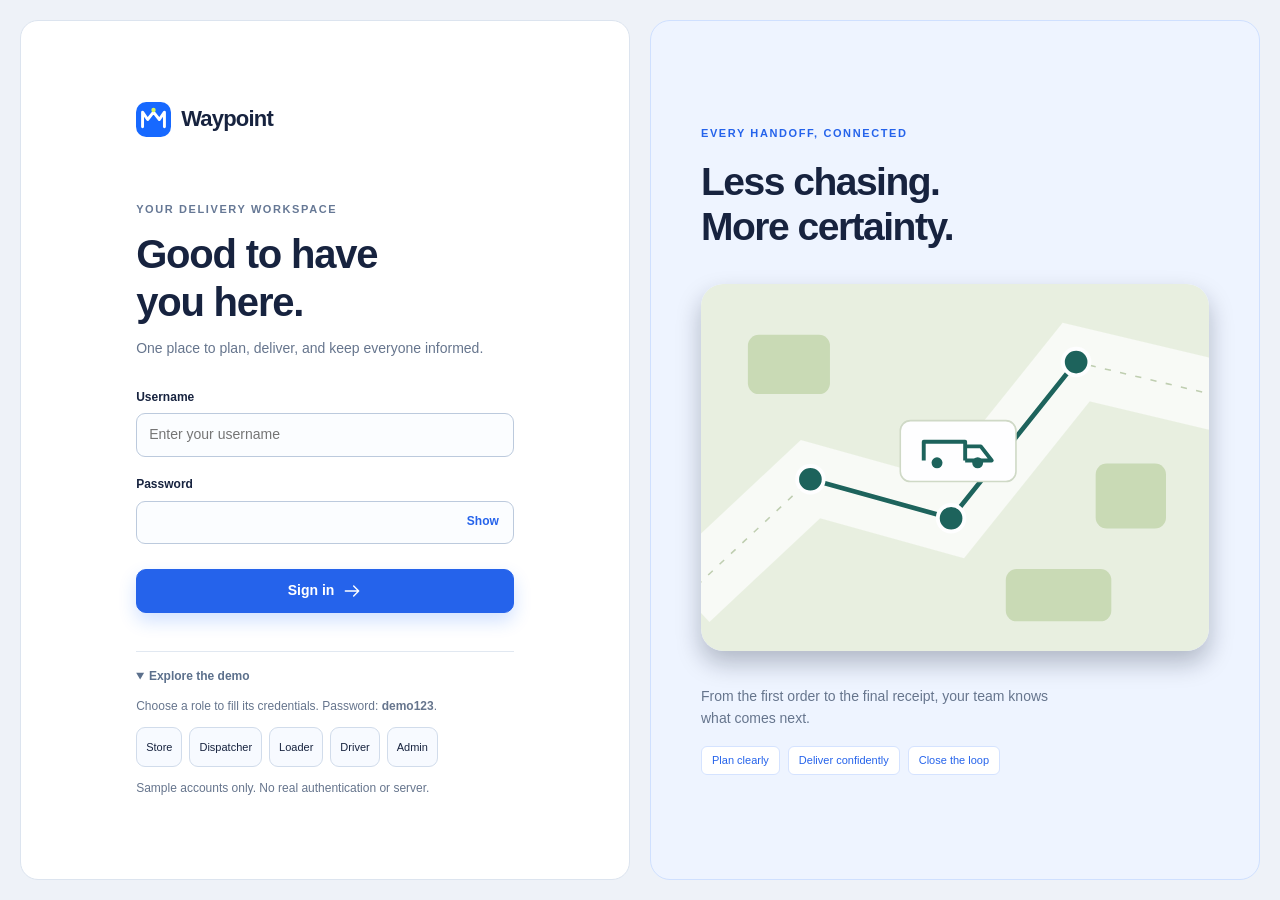
<file: index.html>
<!doctype html>
<html lang="en"><head><meta charset="utf-8"><meta name="viewport" content="width=device-width,initial-scale=1"><meta name="theme-color" content="#2563eb"><title>Waypoint | Delivery operations</title><link rel="icon" href="assets/mark.svg" type="image/svg+xml"><link rel="stylesheet" href="styles.css"><script src="https://mcp.figma.com/mcp/html-to-design/capture.js" async></script></head><body><a class="skip" href="#main">Skip to content</a><div id="app"></div><div id="toast" role="status" aria-live="polite"></div><dialog id="modal" aria-labelledby="modal-title"></dialog><script src="data/seed.js"></script><script src="app.js"></script></body></html>
</file>
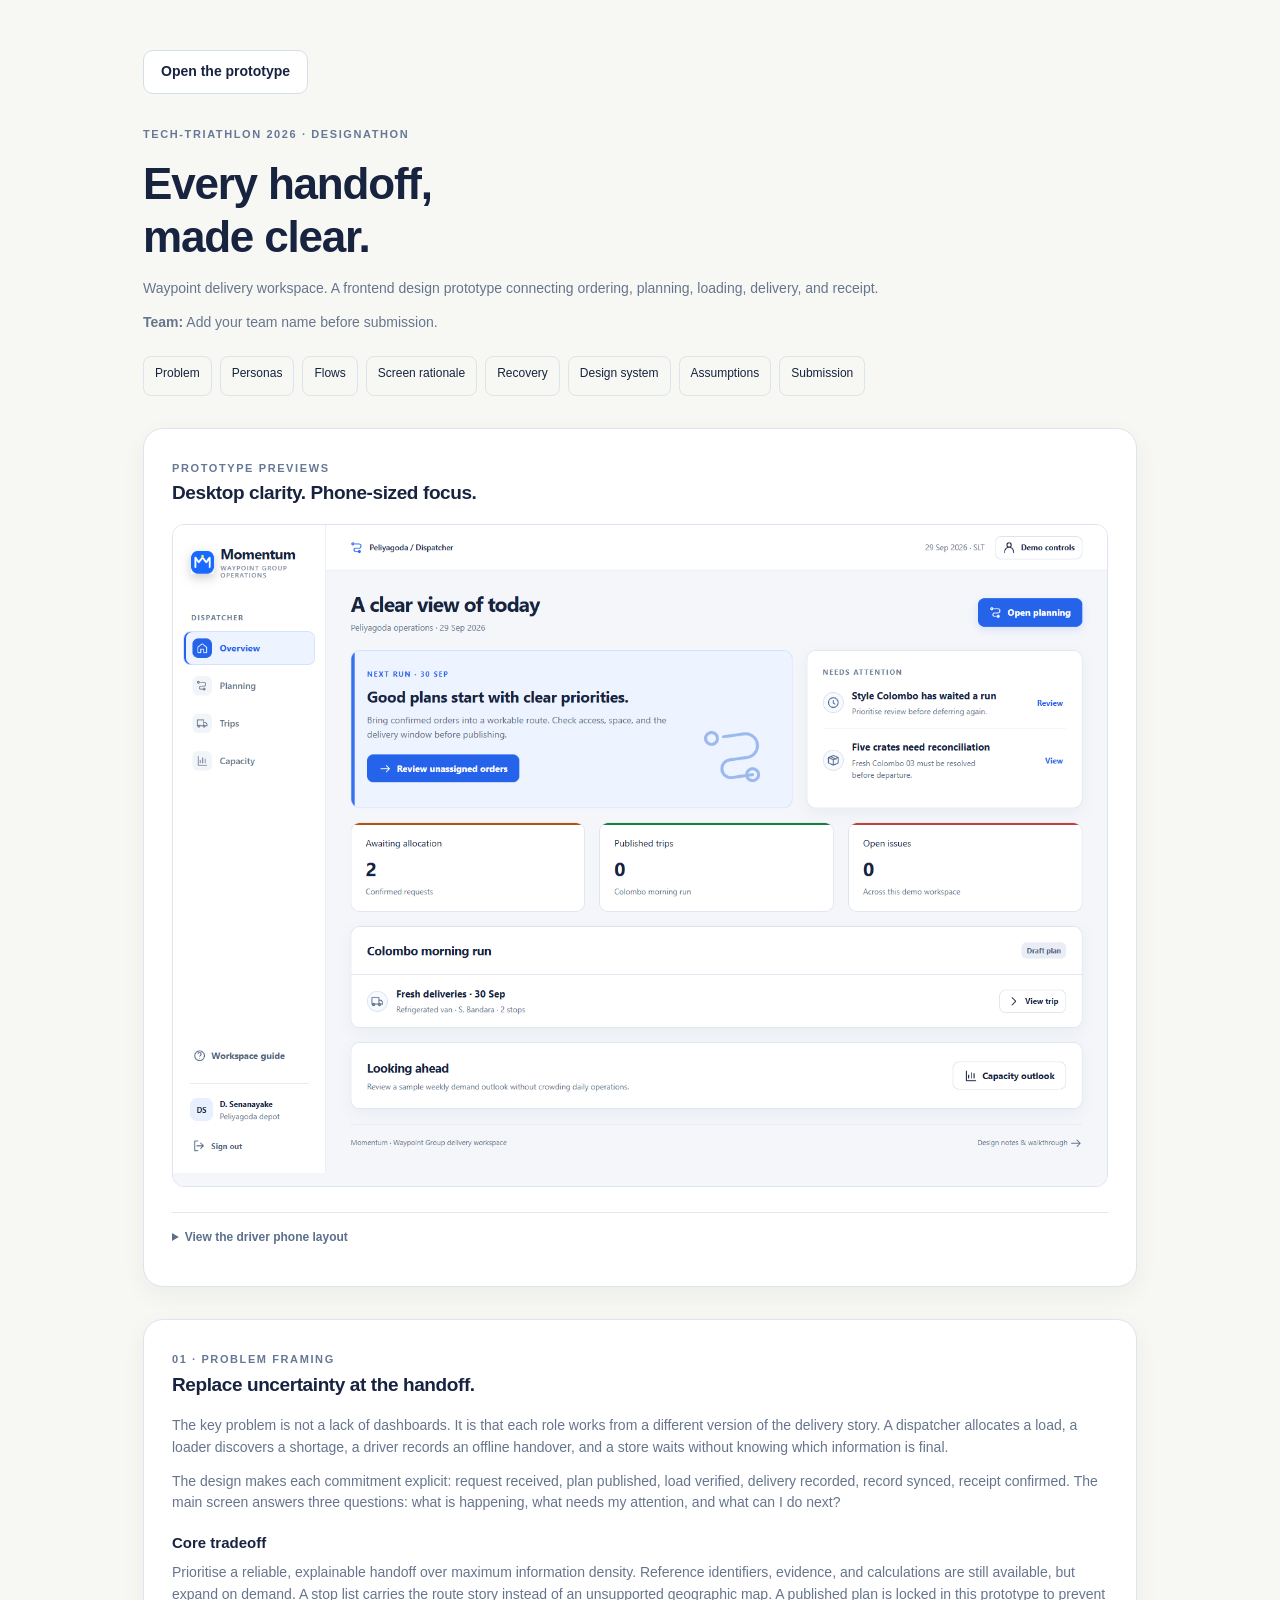
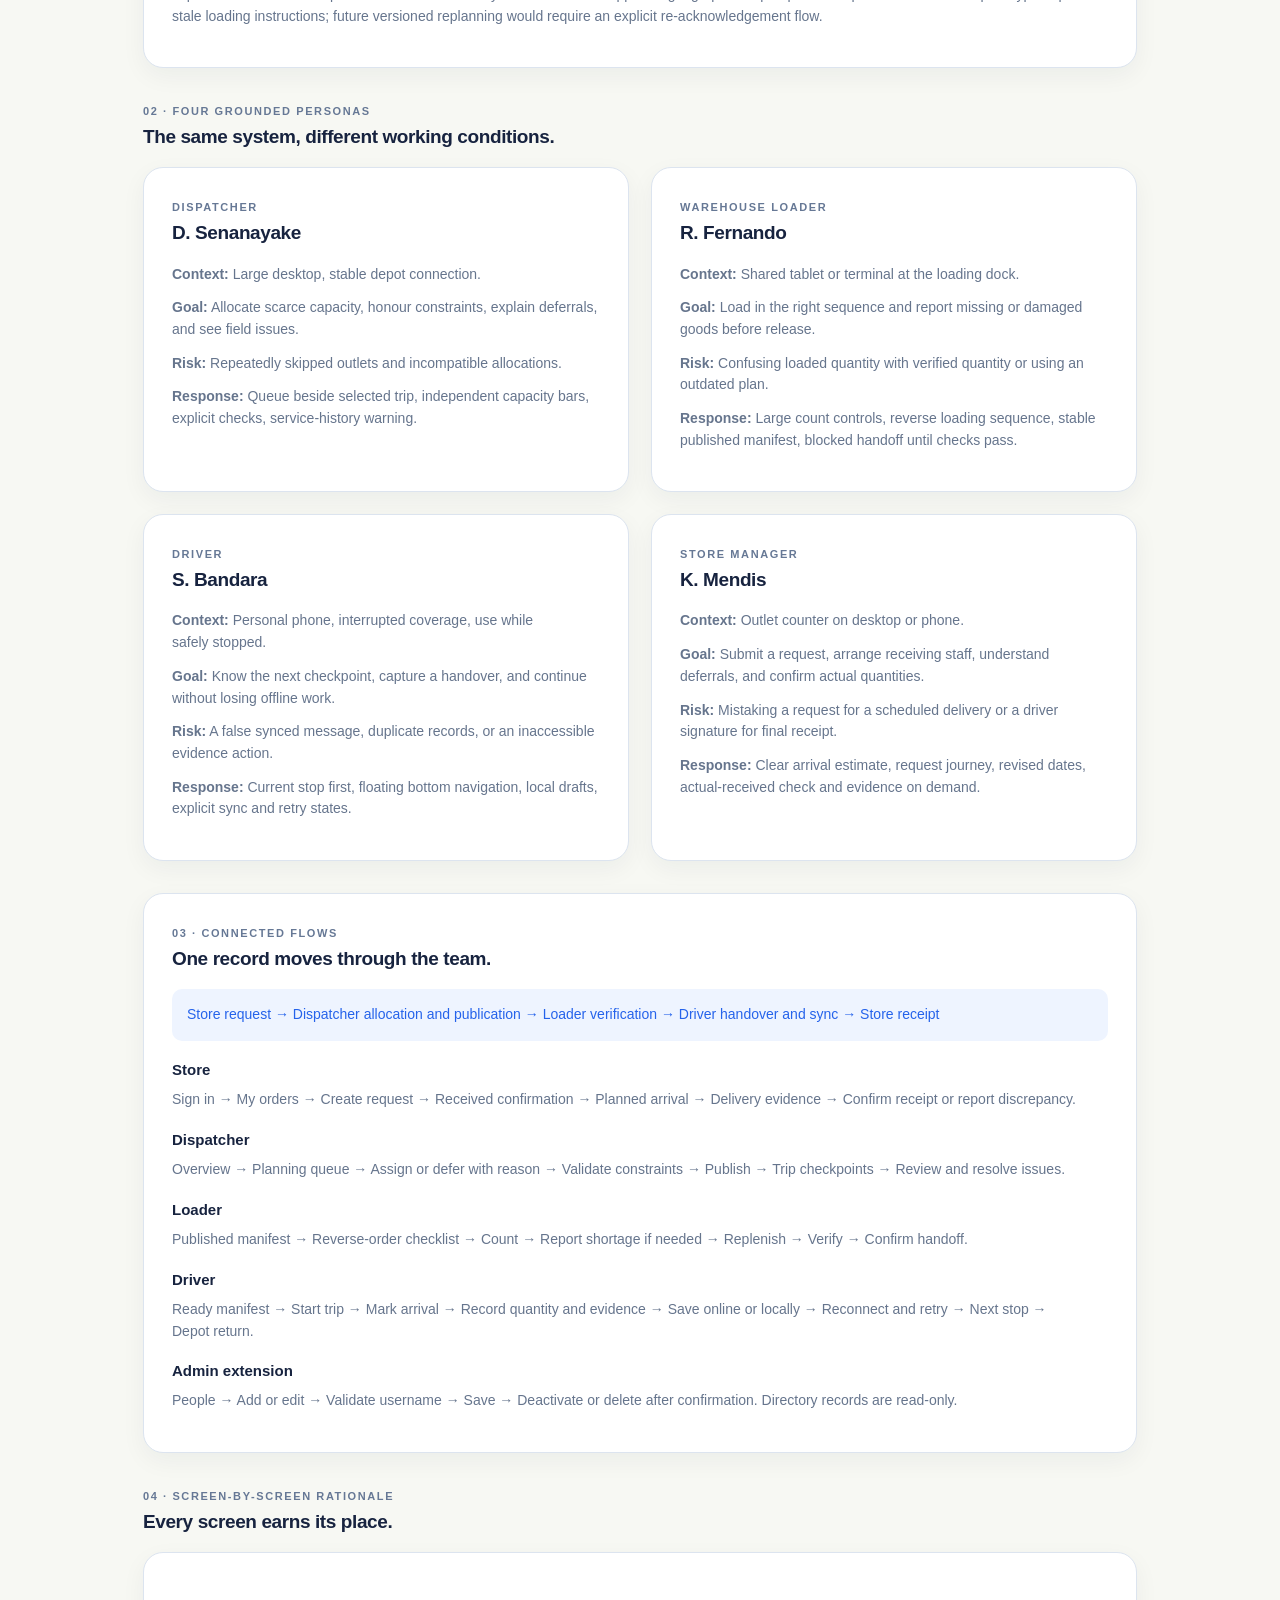
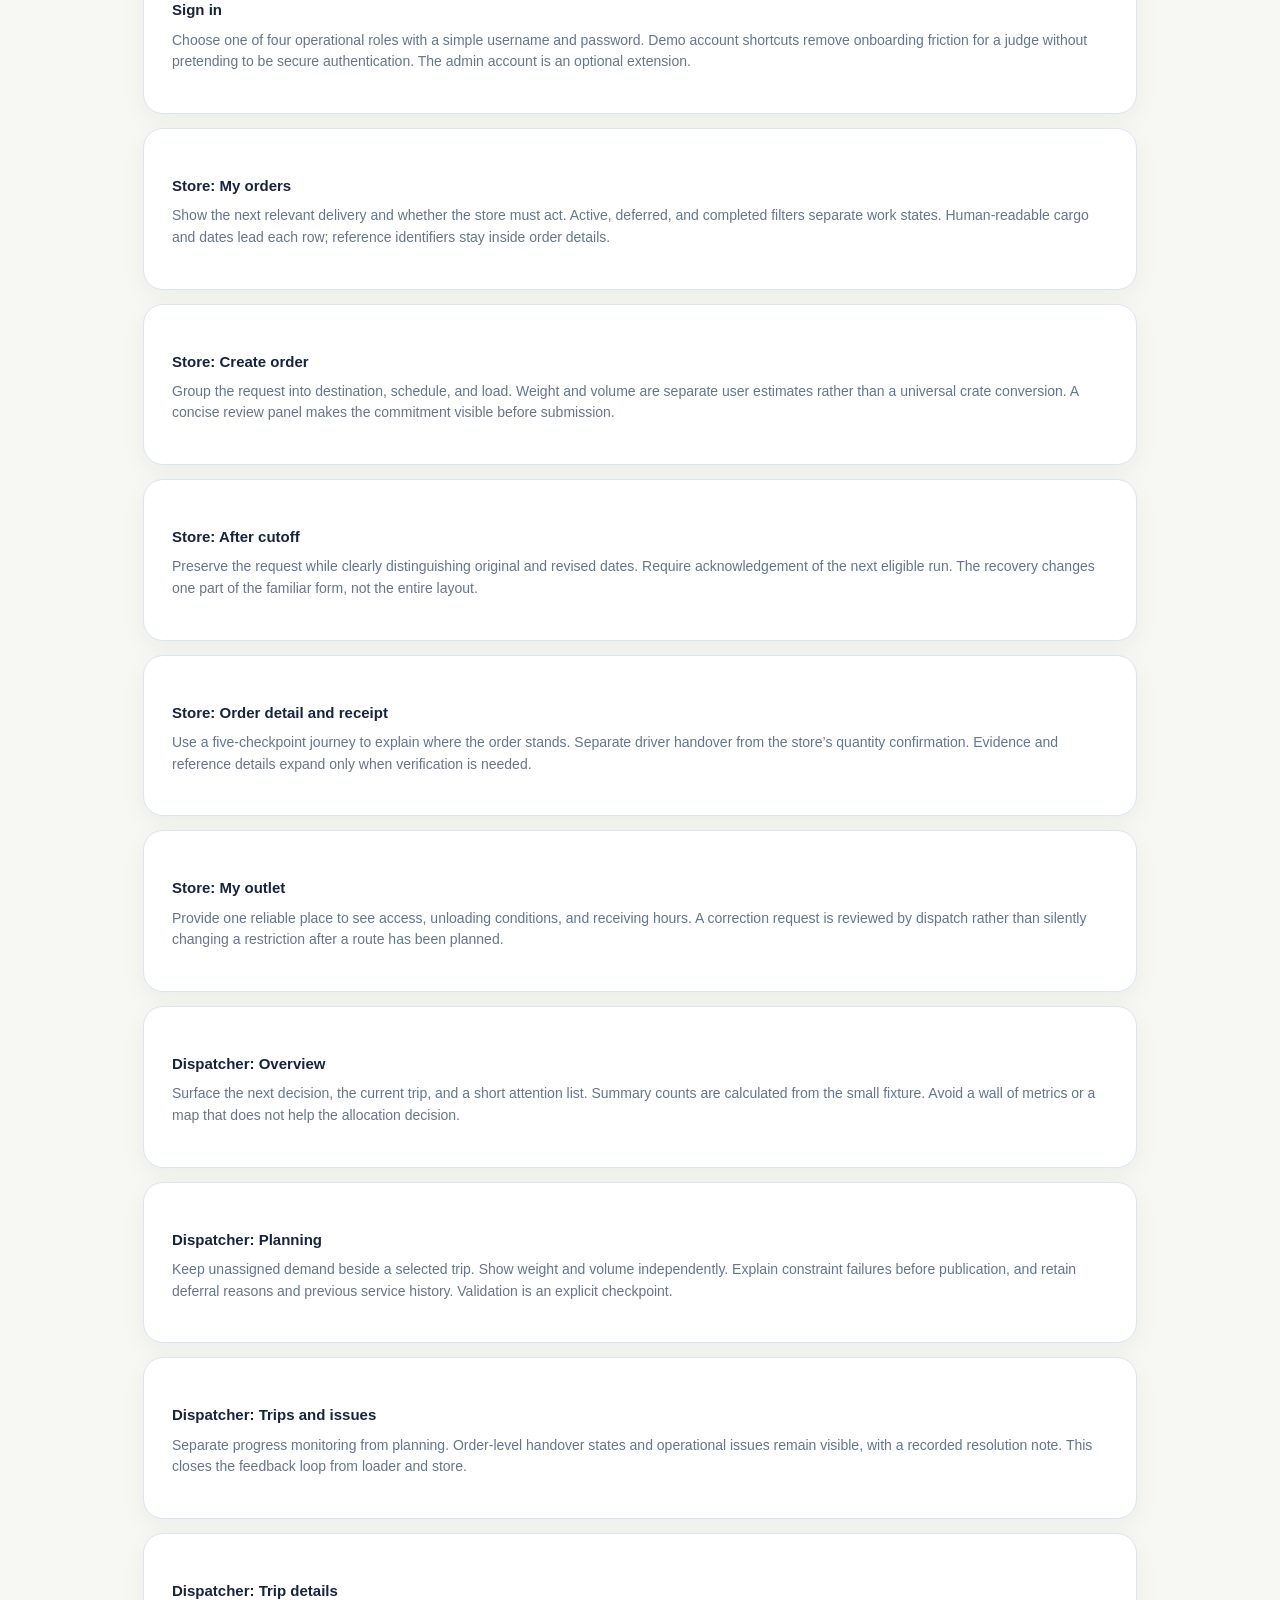
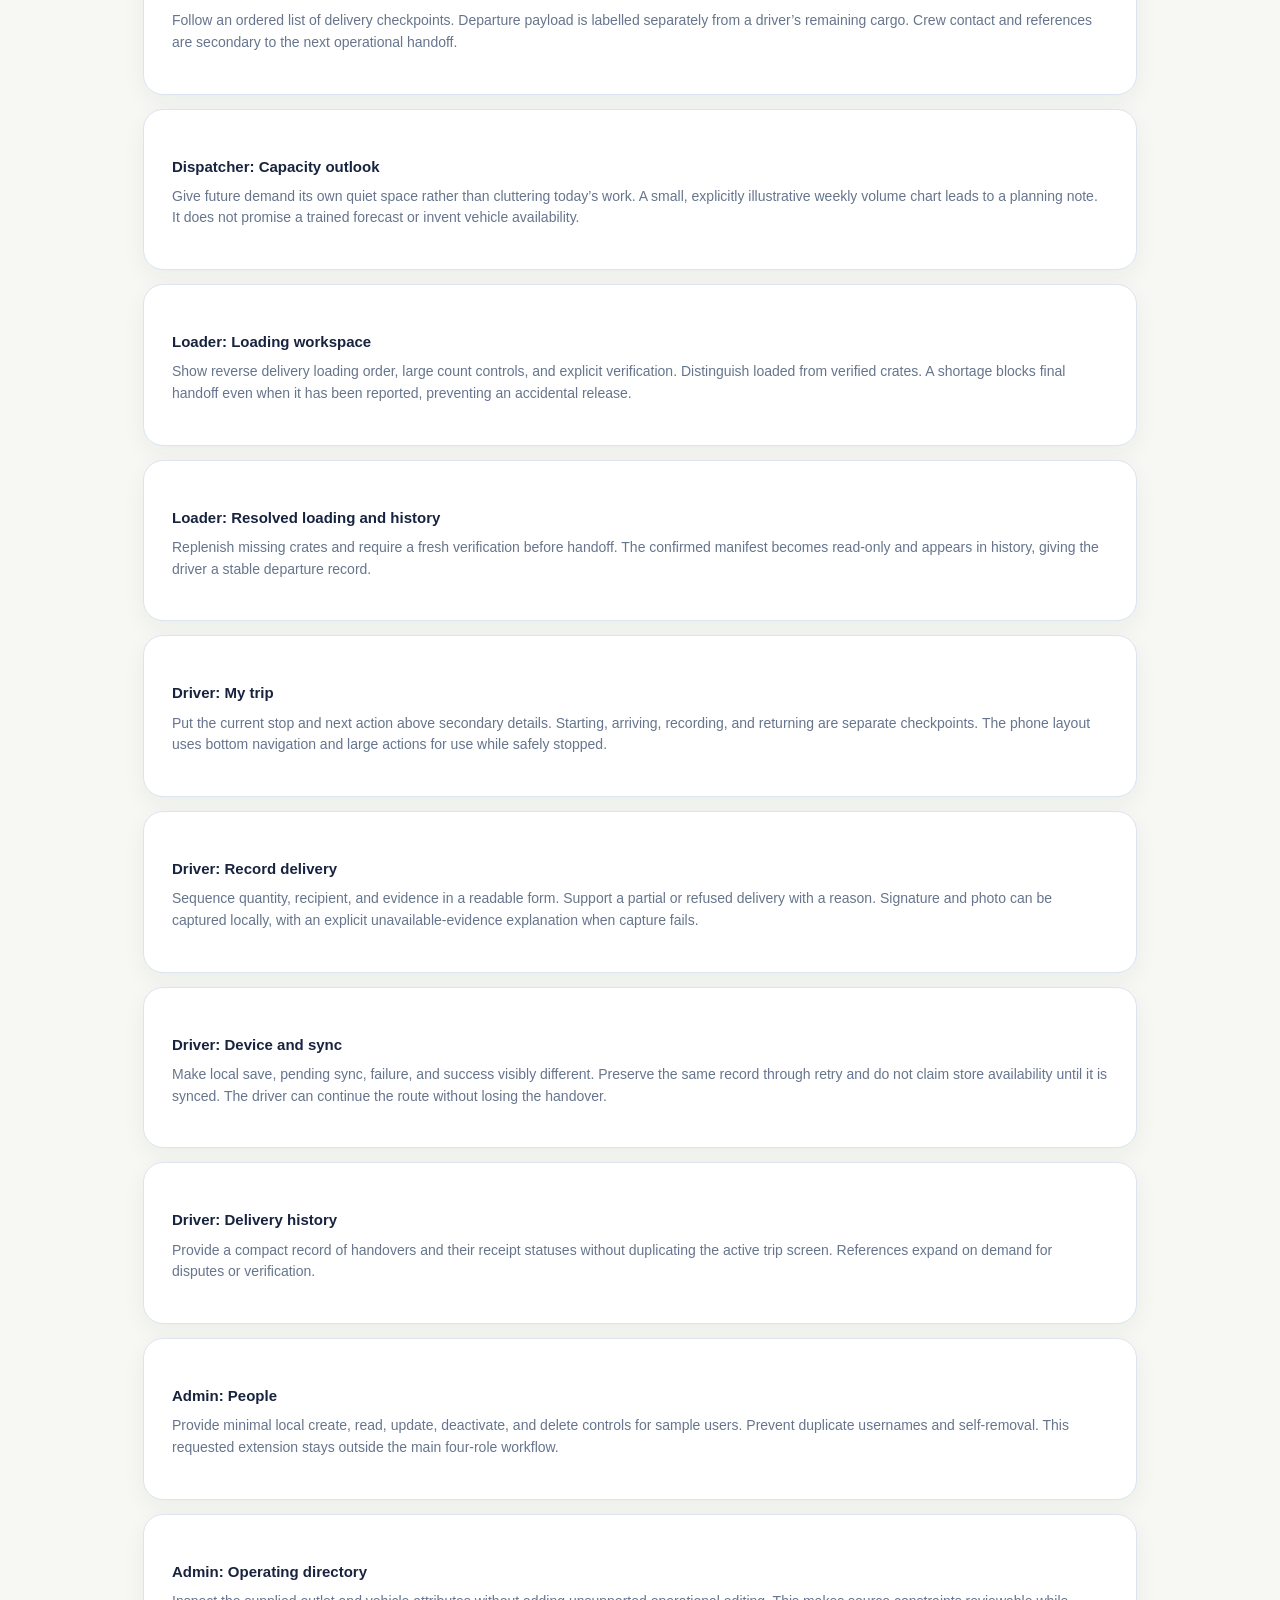
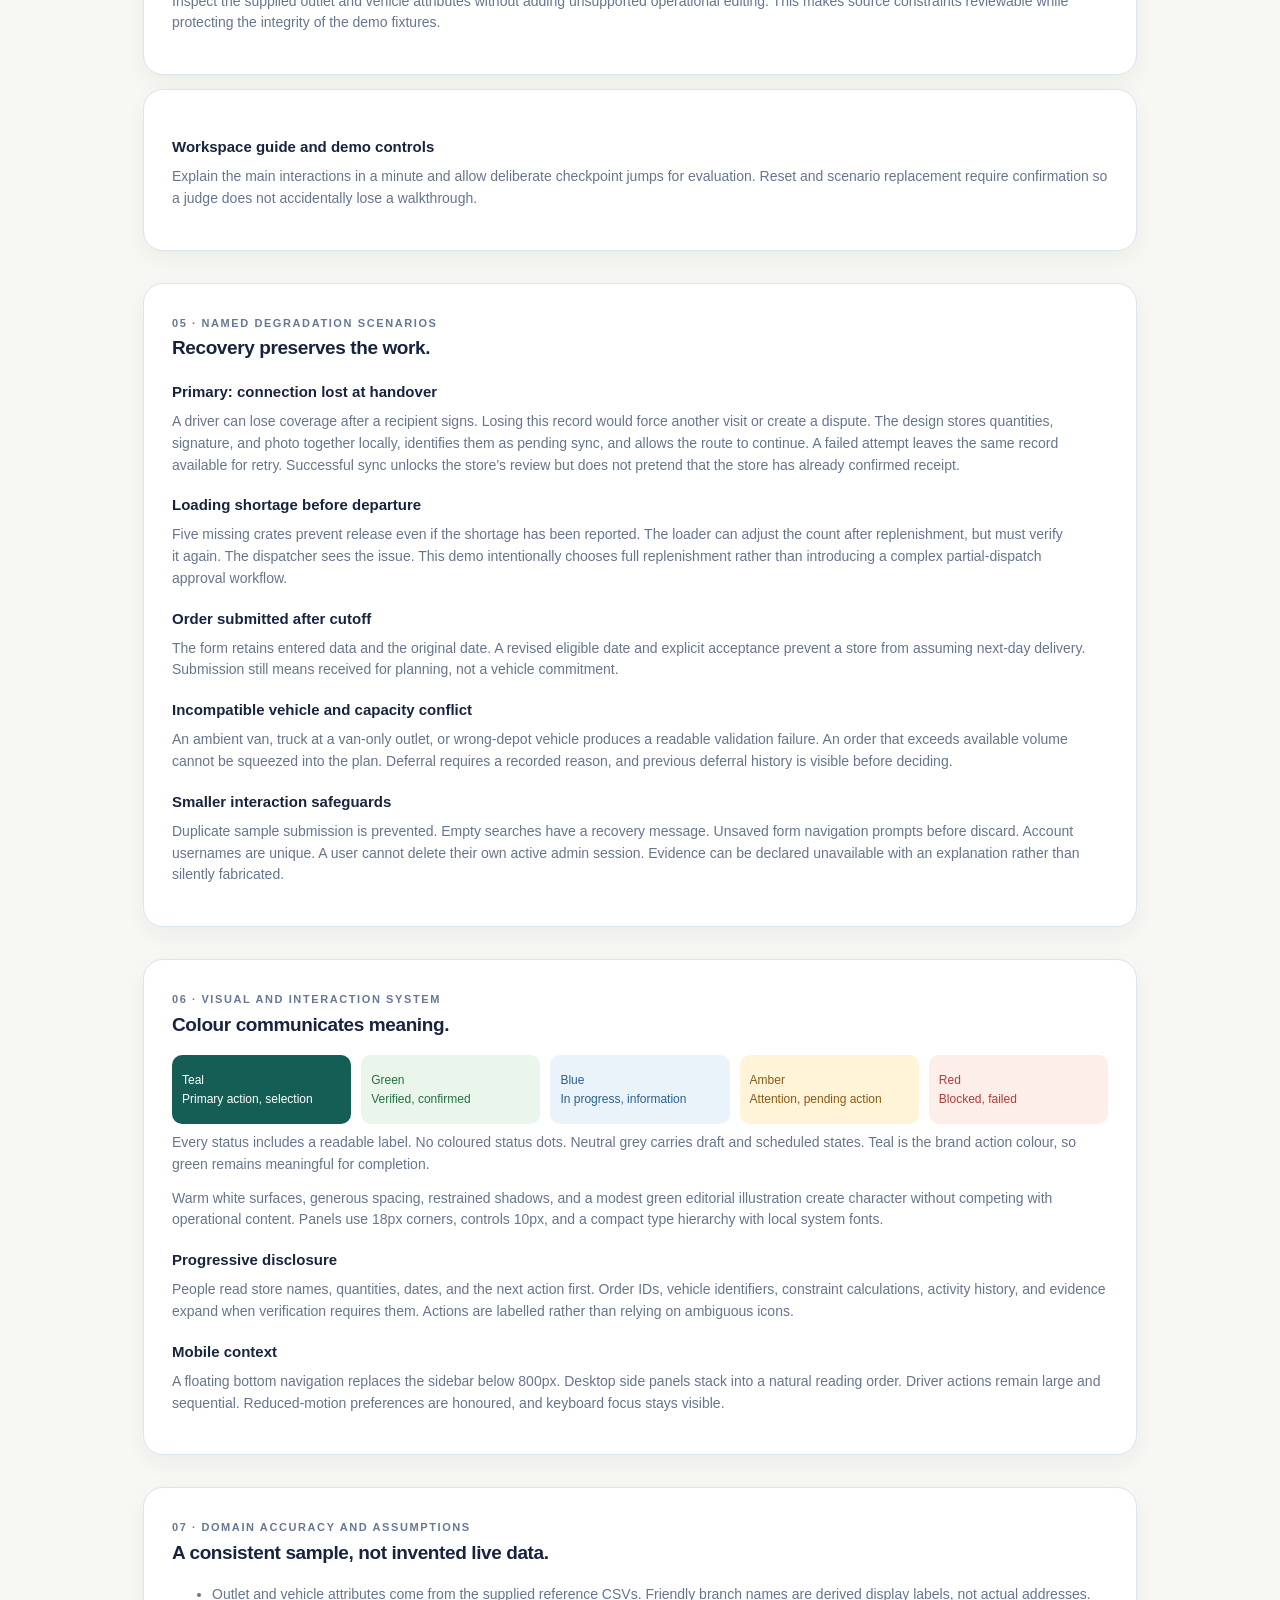
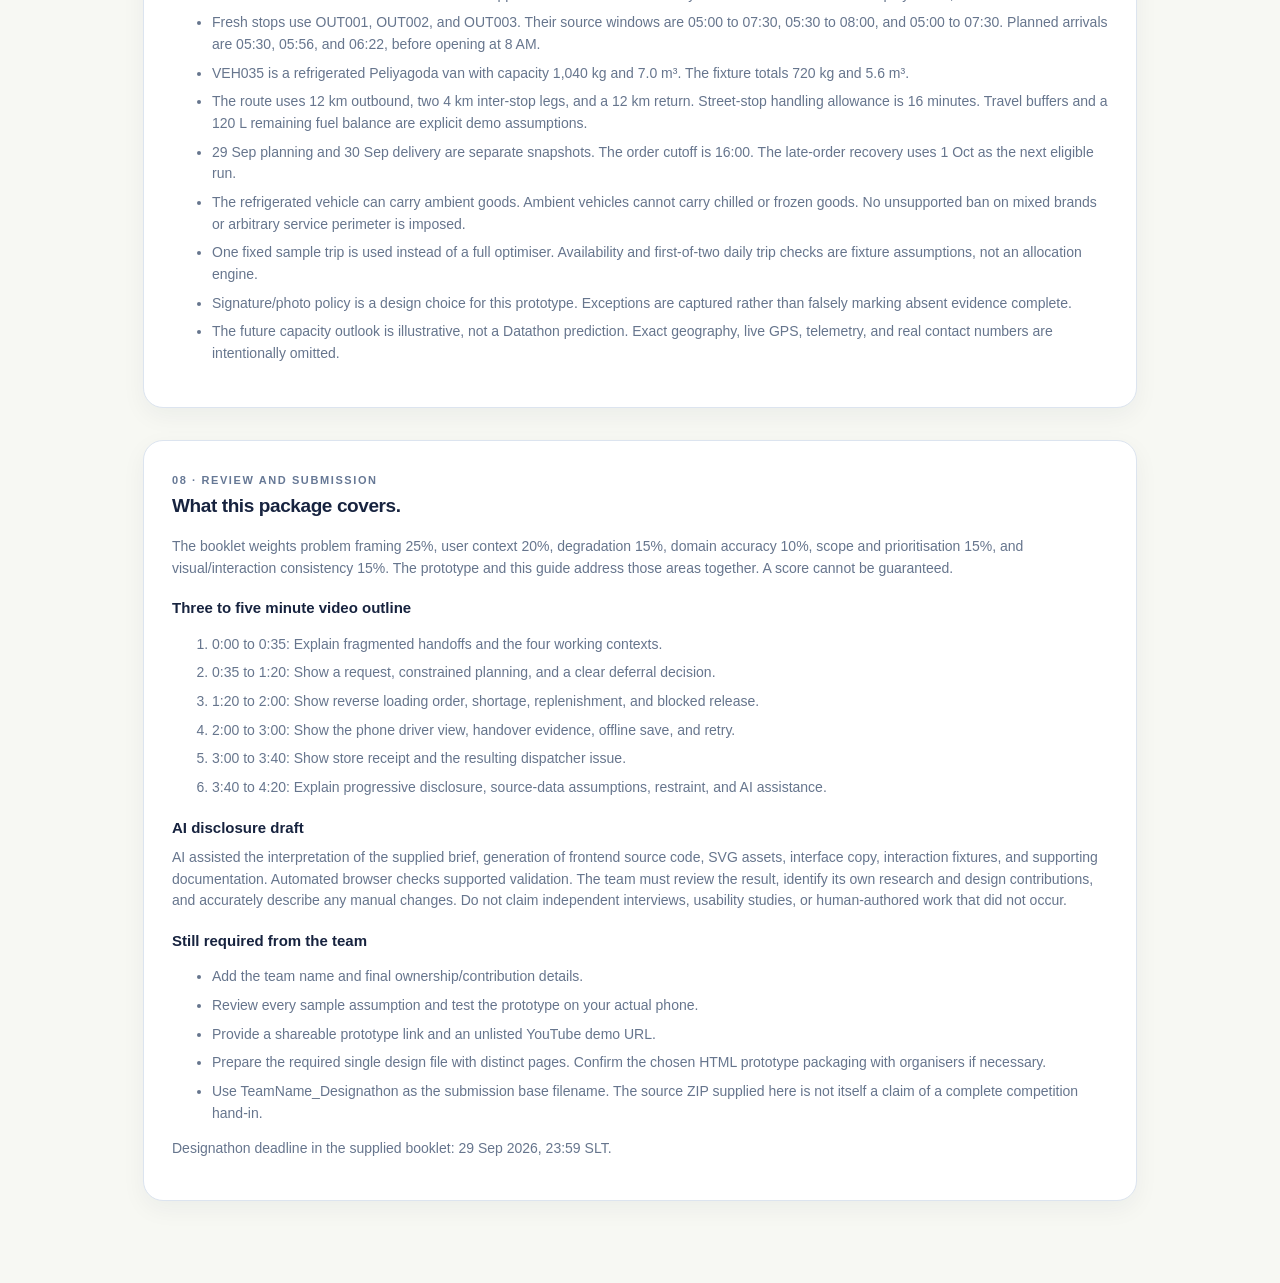
<file: docs/design-guide.html>
<!doctype html><html lang="en"><head><meta charset="utf-8"><meta name="viewport" content="width=device-width,initial-scale=1"><title>Waypoint | Design guide</title><link rel="stylesheet" href="../styles.css"><style>body{background:#f7f8f3}.doc{max-width:1050px;margin:auto;padding:50px 28px}.doc section{margin:32px 0}.doc h1{font-size:44px}.doc h2{margin-bottom:16px}.doc h3{margin:17px 0 6px}.doc p{margin:8px 0 12px}.doc li{margin-bottom:7px;color:var(--muted)}.doc .panel{padding:28px}.doc nav{display:flex;flex-wrap:wrap;gap:8px;margin-top:22px}.doc nav a{padding:7px 11px;border:1px solid var(--line);border-radius:8px;font-size:12px}.doc .flow{padding:15px;background:var(--tint);border-radius:10px;color:var(--brand)}.swatches{display:grid;grid-template-columns:repeat(5,1fr);gap:10px}.swatch{border-radius:10px;padding:16px 10px;font-size:12px}.doc table{font-size:12px}.doc td{vertical-align:top}@media(max-width:600px){.doc{padding:25px 18px}.doc h1{font-size:32px}.doc .grid.equal{grid-template-columns:1fr}.swatches{grid-template-columns:1fr 1fr}.doc .panel{padding:20px}}@media print{.doc nav,.doc>.btn{display:none}body{background:white}.doc{padding:0}.doc section{break-before:page}.doc .panel{border:0;padding:0}h2,h3{break-after:avoid}.doc .grid{display:block}}</style></head><body><main class="doc"><a class="btn" href="../index.html">Open the prototype</a><section><div class="eyebrow">Tech-Triathlon 2026 · Designathon</div><h1 style="margin:15px 0">Every handoff,<br>made clear.</h1><p>Waypoint delivery workspace. A frontend design prototype connecting ordering, planning, loading, delivery, and receipt.</p><p><strong>Team:</strong> Add your team name before submission.</p><nav><a href="#problem">Problem</a><a href="#personas">Personas</a><a href="#flows">Flows</a><a href="#screens">Screen rationale</a><a href="#failure">Recovery</a><a href="#system">Design system</a><a href="#assumptions">Assumptions</a><a href="#submission">Submission</a></nav></section>
<section class="panel"><span class="eyebrow">Prototype previews</span><h2>Desktop clarity. Phone-sized focus.</h2><img src="previews/desktop.png" alt="Waypoint dispatcher overview on desktop" style="width:100%;border:1px solid var(--line);border-radius:12px"><details><summary>View the driver phone layout</summary><img src="previews/mobile.png" alt="Driver checkpoint screen with floating bottom navigation" style="max-width:390px;width:100%;border:1px solid var(--line);border-radius:14px;margin-top:15px"></details></section><section class="panel" id="problem"><span class="eyebrow">01 · Problem framing</span><h2>Replace uncertainty at the handoff.</h2><p>The key problem is not a lack of dashboards. It is that each role works from a different version of the delivery story. A dispatcher allocates a load, a loader discovers a shortage, a driver records an offline handover, and a store waits without knowing which information is final.</p><p>The design makes each commitment explicit: request received, plan published, load verified, delivery recorded, record synced, receipt confirmed. The main screen answers three questions: what is happening, what needs my attention, and what can I do next?</p><h3>Core tradeoff</h3><p>Prioritise a reliable, explainable handoff over maximum information density. Reference identifiers, evidence, and calculations are still available, but expand on demand. A stop list carries the route story instead of an unsupported geographic map. A published plan is locked in this prototype to prevent stale loading instructions; future versioned replanning would require an explicit re-acknowledgement flow.</p></section>
<section id="personas"><span class="eyebrow">02 · Four grounded personas</span><h2>The same system, different working conditions.</h2><div class="grid equal"><article class="panel"><span class="eyebrow">Dispatcher</span><h2>D. Senanayake</h2><p><strong>Context:</strong> Large desktop, stable depot connection.</p><p><strong>Goal:</strong> Allocate scarce capacity, honour constraints, explain deferrals, and see field issues.</p><p><strong>Risk:</strong> Repeatedly skipped outlets and incompatible allocations.</p><p><strong>Response:</strong> Queue beside selected trip, independent capacity bars, explicit checks, service-history warning.</p></article><article class="panel"><span class="eyebrow">Warehouse loader</span><h2>R. Fernando</h2><p><strong>Context:</strong> Shared tablet or terminal at the loading dock.</p><p><strong>Goal:</strong> Load in the right sequence and report missing or damaged goods before release.</p><p><strong>Risk:</strong> Confusing loaded quantity with verified quantity or using an outdated plan.</p><p><strong>Response:</strong> Large count controls, reverse loading sequence, stable published manifest, blocked handoff until checks pass.</p></article><article class="panel"><span class="eyebrow">Driver</span><h2>S. Bandara</h2><p><strong>Context:</strong> Personal phone, interrupted coverage, use while safely stopped.</p><p><strong>Goal:</strong> Know the next checkpoint, capture a handover, and continue without losing offline work.</p><p><strong>Risk:</strong> A false synced message, duplicate records, or an inaccessible evidence action.</p><p><strong>Response:</strong> Current stop first, floating bottom navigation, local drafts, explicit sync and retry states.</p></article><article class="panel"><span class="eyebrow">Store manager</span><h2>K. Mendis</h2><p><strong>Context:</strong> Outlet counter on desktop or phone.</p><p><strong>Goal:</strong> Submit a request, arrange receiving staff, understand deferrals, and confirm actual quantities.</p><p><strong>Risk:</strong> Mistaking a request for a scheduled delivery or a driver signature for final receipt.</p><p><strong>Response:</strong> Clear arrival estimate, request journey, revised dates, actual-received check and evidence on demand.</p></article></div></section><section class="panel" id="flows"><span class="eyebrow">03 · Connected flows</span><h2>One record moves through the team.</h2><div class="flow">Store request → Dispatcher allocation and publication → Loader verification → Driver handover and sync → Store receipt</div><h3>Store</h3><p>Sign in → My orders → Create request → Received confirmation → Planned arrival → Delivery evidence → Confirm receipt or report discrepancy.</p><h3>Dispatcher</h3><p>Overview → Planning queue → Assign or defer with reason → Validate constraints → Publish → Trip checkpoints → Review and resolve issues.</p><h3>Loader</h3><p>Published manifest → Reverse-order checklist → Count → Report shortage if needed → Replenish → Verify → Confirm handoff.</p><h3>Driver</h3><p>Ready manifest → Start trip → Mark arrival → Record quantity and evidence → Save online or locally → Reconnect and retry → Next stop → Depot return.</p><h3>Admin extension</h3><p>People → Add or edit → Validate username → Save → Deactivate or delete after confirmation. Directory records are read-only.</p></section><section id="screens"><span class="eyebrow">04 · Screen-by-screen rationale</span><h2>Every screen earns its place.</h2><article class="panel" style="margin-bottom:14px"><h3>Sign in</h3><p>Choose one of four operational roles with a simple username and password. Demo account shortcuts remove onboarding friction for a judge without pretending to be secure authentication. The admin account is an optional extension.</p></article><article class="panel" style="margin-bottom:14px"><h3>Store: My orders</h3><p>Show the next relevant delivery and whether the store must act. Active, deferred, and completed filters separate work states. Human-readable cargo and dates lead each row; reference identifiers stay inside order details.</p></article><article class="panel" style="margin-bottom:14px"><h3>Store: Create order</h3><p>Group the request into destination, schedule, and load. Weight and volume are separate user estimates rather than a universal crate conversion. A concise review panel makes the commitment visible before submission.</p></article><article class="panel" style="margin-bottom:14px"><h3>Store: After cutoff</h3><p>Preserve the request while clearly distinguishing original and revised dates. Require acknowledgement of the next eligible run. The recovery changes one part of the familiar form, not the entire layout.</p></article><article class="panel" style="margin-bottom:14px"><h3>Store: Order detail and receipt</h3><p>Use a five-checkpoint journey to explain where the order stands. Separate driver handover from the store’s quantity confirmation. Evidence and reference details expand only when verification is needed.</p></article><article class="panel" style="margin-bottom:14px"><h3>Store: My outlet</h3><p>Provide one reliable place to see access, unloading conditions, and receiving hours. A correction request is reviewed by dispatch rather than silently changing a restriction after a route has been planned.</p></article><article class="panel" style="margin-bottom:14px"><h3>Dispatcher: Overview</h3><p>Surface the next decision, the current trip, and a short attention list. Summary counts are calculated from the small fixture. Avoid a wall of metrics or a map that does not help the allocation decision.</p></article><article class="panel" style="margin-bottom:14px"><h3>Dispatcher: Planning</h3><p>Keep unassigned demand beside a selected trip. Show weight and volume independently. Explain constraint failures before publication, and retain deferral reasons and previous service history. Validation is an explicit checkpoint.</p></article><article class="panel" style="margin-bottom:14px"><h3>Dispatcher: Trips and issues</h3><p>Separate progress monitoring from planning. Order-level handover states and operational issues remain visible, with a recorded resolution note. This closes the feedback loop from loader and store.</p></article><article class="panel" style="margin-bottom:14px"><h3>Dispatcher: Trip details</h3><p>Follow an ordered list of delivery checkpoints. Departure payload is labelled separately from a driver’s remaining cargo. Crew contact and references are secondary to the next operational handoff.</p></article><article class="panel" style="margin-bottom:14px"><h3>Dispatcher: Capacity outlook</h3><p>Give future demand its own quiet space rather than cluttering today’s work. A small, explicitly illustrative weekly volume chart leads to a planning note. It does not promise a trained forecast or invent vehicle availability.</p></article><article class="panel" style="margin-bottom:14px"><h3>Loader: Loading workspace</h3><p>Show reverse delivery loading order, large count controls, and explicit verification. Distinguish loaded from verified crates. A shortage blocks final handoff even when it has been reported, preventing an accidental release.</p></article><article class="panel" style="margin-bottom:14px"><h3>Loader: Resolved loading and history</h3><p>Replenish missing crates and require a fresh verification before handoff. The confirmed manifest becomes read-only and appears in history, giving the driver a stable departure record.</p></article><article class="panel" style="margin-bottom:14px"><h3>Driver: My trip</h3><p>Put the current stop and next action above secondary details. Starting, arriving, recording, and returning are separate checkpoints. The phone layout uses bottom navigation and large actions for use while safely stopped.</p></article><article class="panel" style="margin-bottom:14px"><h3>Driver: Record delivery</h3><p>Sequence quantity, recipient, and evidence in a readable form. Support a partial or refused delivery with a reason. Signature and photo can be captured locally, with an explicit unavailable-evidence explanation when capture fails.</p></article><article class="panel" style="margin-bottom:14px"><h3>Driver: Device and sync</h3><p>Make local save, pending sync, failure, and success visibly different. Preserve the same record through retry and do not claim store availability until it is synced. The driver can continue the route without losing the handover.</p></article><article class="panel" style="margin-bottom:14px"><h3>Driver: Delivery history</h3><p>Provide a compact record of handovers and their receipt statuses without duplicating the active trip screen. References expand on demand for disputes or verification.</p></article><article class="panel" style="margin-bottom:14px"><h3>Admin: People</h3><p>Provide minimal local create, read, update, deactivate, and delete controls for sample users. Prevent duplicate usernames and self-removal. This requested extension stays outside the main four-role workflow.</p></article><article class="panel" style="margin-bottom:14px"><h3>Admin: Operating directory</h3><p>Inspect the supplied outlet and vehicle attributes without adding unsupported operational editing. This makes source constraints reviewable while protecting the integrity of the demo fixtures.</p></article><article class="panel" style="margin-bottom:14px"><h3>Workspace guide and demo controls</h3><p>Explain the main interactions in a minute and allow deliberate checkpoint jumps for evaluation. Reset and scenario replacement require confirmation so a judge does not accidentally lose a walkthrough.</p></article></section><section class="panel" id="failure"><span class="eyebrow">05 · Named degradation scenarios</span><h2>Recovery preserves the work.</h2><h3>Primary: connection lost at handover</h3><p>A driver can lose coverage after a recipient signs. Losing this record would force another visit or create a dispute. The design stores quantities, signature, and photo together locally, identifies them as pending sync, and allows the route to continue. A failed attempt leaves the same record available for retry. Successful sync unlocks the store’s review but does not pretend that the store has already confirmed receipt.</p><h3>Loading shortage before departure</h3><p>Five missing crates prevent release even if the shortage has been reported. The loader can adjust the count after replenishment, but must verify it again. The dispatcher sees the issue. This demo intentionally chooses full replenishment rather than introducing a complex partial-dispatch approval workflow.</p><h3>Order submitted after cutoff</h3><p>The form retains entered data and the original date. A revised eligible date and explicit acceptance prevent a store from assuming next-day delivery. Submission still means received for planning, not a vehicle commitment.</p><h3>Incompatible vehicle and capacity conflict</h3><p>An ambient van, truck at a van-only outlet, or wrong-depot vehicle produces a readable validation failure. An order that exceeds available volume cannot be squeezed into the plan. Deferral requires a recorded reason, and previous deferral history is visible before deciding.</p><h3>Smaller interaction safeguards</h3><p>Duplicate sample submission is prevented. Empty searches have a recovery message. Unsaved form navigation prompts before discard. Account usernames are unique. A user cannot delete their own active admin session. Evidence can be declared unavailable with an explanation rather than silently fabricated.</p></section>
<section class="panel" id="system"><span class="eyebrow">06 · Visual and interaction system</span><h2>Colour communicates meaning.</h2><div class="swatches"><div class="swatch" style="background:#155e56;color:white">Teal<br>Primary action, selection</div><div class="swatch" style="background:#eaf5eb;color:#267044">Green<br>Verified, confirmed</div><div class="swatch" style="background:#eaf2fa;color:#286190">Blue<br>In progress, information</div><div class="swatch" style="background:#fff3d8;color:#885915">Amber<br>Attention, pending action</div><div class="swatch" style="background:#fdeeea;color:#b03d37">Red<br>Blocked, failed</div></div><p>Every status includes a readable label. No coloured status dots. Neutral grey carries draft and scheduled states. Teal is the brand action colour, so green remains meaningful for completion.</p><p>Warm white surfaces, generous spacing, restrained shadows, and a modest green editorial illustration create character without competing with operational content. Panels use 18px corners, controls 10px, and a compact type hierarchy with local system fonts.</p><h3>Progressive disclosure</h3><p>People read store names, quantities, dates, and the next action first. Order IDs, vehicle identifiers, constraint calculations, activity history, and evidence expand when verification requires them. Actions are labelled rather than relying on ambiguous icons.</p><h3>Mobile context</h3><p>A floating bottom navigation replaces the sidebar below 800px. Desktop side panels stack into a natural reading order. Driver actions remain large and sequential. Reduced-motion preferences are honoured, and keyboard focus stays visible.</p></section>
<section class="panel" id="assumptions"><span class="eyebrow">07 · Domain accuracy and assumptions</span><h2>A consistent sample, not invented live data.</h2><ul><li>Outlet and vehicle attributes come from the supplied reference CSVs. Friendly branch names are derived display labels, not actual addresses.</li><li>Fresh stops use OUT001, OUT002, and OUT003. Their source windows are 05:00 to 07:30, 05:30 to 08:00, and 05:00 to 07:30. Planned arrivals are 05:30, 05:56, and 06:22, before opening at 8 AM.</li><li>VEH035 is a refrigerated Peliyagoda van with capacity 1,040 kg and 7.0 m³. The fixture totals 720 kg and 5.6 m³.</li><li>The route uses 12 km outbound, two 4 km inter-stop legs, and a 12 km return. Street-stop handling allowance is 16 minutes. Travel buffers and a 120 L remaining fuel balance are explicit demo assumptions.</li><li>29 Sep planning and 30 Sep delivery are separate snapshots. The order cutoff is 16:00. The late-order recovery uses 1 Oct as the next eligible run.</li><li>The refrigerated vehicle can carry ambient goods. Ambient vehicles cannot carry chilled or frozen goods. No unsupported ban on mixed brands or arbitrary service perimeter is imposed.</li><li>One fixed sample trip is used instead of a full optimiser. Availability and first-of-two daily trip checks are fixture assumptions, not an allocation engine.</li><li>Signature/photo policy is a design choice for this prototype. Exceptions are captured rather than falsely marking absent evidence complete.</li><li>The future capacity outlook is illustrative, not a Datathon prediction. Exact geography, live GPS, telemetry, and real contact numbers are intentionally omitted.</li></ul></section>
<section class="panel" id="submission"><span class="eyebrow">08 · Review and submission</span><h2>What this package covers.</h2><p>The booklet weights problem framing 25%, user context 20%, degradation 15%, domain accuracy 10%, scope and prioritisation 15%, and visual/interaction consistency 15%. The prototype and this guide address those areas together. A score cannot be guaranteed.</p><h3>Three to five minute video outline</h3><ol><li>0:00 to 0:35: Explain fragmented handoffs and the four working contexts.</li><li>0:35 to 1:20: Show a request, constrained planning, and a clear deferral decision.</li><li>1:20 to 2:00: Show reverse loading order, shortage, replenishment, and blocked release.</li><li>2:00 to 3:00: Show the phone driver view, handover evidence, offline save, and retry.</li><li>3:00 to 3:40: Show store receipt and the resulting dispatcher issue.</li><li>3:40 to 4:20: Explain progressive disclosure, source-data assumptions, restraint, and AI assistance.</li></ol><h3>AI disclosure draft</h3><p>AI assisted the interpretation of the supplied brief, generation of frontend source code, SVG assets, interface copy, interaction fixtures, and supporting documentation. Automated browser checks supported validation. The team must review the result, identify its own research and design contributions, and accurately describe any manual changes. Do not claim independent interviews, usability studies, or human-authored work that did not occur.</p><h3>Still required from the team</h3><ul><li>Add the team name and final ownership/contribution details.</li><li>Review every sample assumption and test the prototype on your actual phone.</li><li>Provide a shareable prototype link and an unlisted YouTube demo URL.</li><li>Prepare the required single design file with distinct pages. Confirm the chosen HTML prototype packaging with organisers if necessary.</li><li>Use TeamName_Designathon as the submission base filename. The source ZIP supplied here is not itself a claim of a complete competition hand-in.</li></ul><p>Designathon deadline in the supplied booklet: 29 Sep 2026, 23:59 SLT.</p></section></main></body></html>
</file>
<file: styles.css>
@charset "UTF-8";
:root{--ink:#23352f;--muted:#64716a;--paper:#f5f6f2;--white:#fff;--line:#dde3da;--brand:#155e56;--brand-hover:#104b44;--tint:#e6efeb;--lime:#dcebb3;--green:#267044;--green-bg:#eaf5eb;--amber:#885915;--amber-bg:#fff3d8;--blue:#286190;--blue-bg:#eaf2fa;--red:#b03d37;--red-bg:#fdeeea;--radius:18px;--shadow:0 7px 25px #213a2a06;font-family:Inter,"Segoe UI",Arial,sans-serif;color:var(--ink);font-size:14px;line-height:1.55;background:var(--paper)}*{box-sizing:border-box}body{margin:0}button,input,select,textarea{font:inherit}button,a,input,select,textarea{-webkit-tap-highlight-color:transparent}button,a{touch-action:manipulation}button{cursor:pointer}button:disabled{cursor:not-allowed;opacity:.48}a{color:inherit;text-decoration:none}button:focus-visible,a:focus-visible,input:focus-visible,select:focus-visible,textarea:focus-visible,summary:focus-visible{outline:3px solid #d69c3a;outline-offset:3px}h1,h2,h3,p{margin:0}h1{font-size:32px;line-height:1.2;letter-spacing:-1.2px;font-weight:650}h2{font-size:19px;letter-spacing:-.4px;font-weight:650}h3{font-size:15px;font-weight:650}p{color:var(--muted)}small,.small{font-size:12px}.muted{color:var(--muted)}.eyebrow{font-size:11px;letter-spacing:1.6px;text-transform:uppercase;font-weight:700;color:var(--muted)}.icon{width:20px;height:20px;flex-shrink:0;vertical-align:middle;fill:none;stroke:currentColor;stroke-width:1.7;stroke-linecap:round;stroke-linejoin:round}.skip{position:fixed;left:15px;top:-70px;z-index:100;background:white;padding:12px}.skip:focus{top:10px}.brand{display:flex;align-items:center;gap:10px;font-size:22px;letter-spacing:-.8px;font-weight:720}.brand img{width:35px;height:35px}.brand small{display:block;font-size:10px;font-weight:500;letter-spacing:1.2px;text-transform:uppercase;color:var(--muted)}.sidebar{position:fixed;inset:0 auto 0 0;width:226px;background:#fcfdf9;border-right:1px solid var(--line);padding:30px 18px;display:flex;flex-direction:column;z-index:20}.sidebar .brand{padding:0 10px}.role-label{margin:38px 12px 12px}.nav{display:flex;flex-direction:column;gap:5px}.nav a{display:flex;align-items:center;gap:12px;min-height:46px;border-radius:11px;padding:10px 13px;color:var(--muted);font-weight:550}.nav a:hover{background:#f0f3eb}.nav a.active{background:var(--tint);color:var(--brand);font-weight:700}.sidebar-bottom{margin-top:auto;padding:20px 10px 0}.profile{display:flex;gap:10px;align-items:center;margin-bottom:18px}.avatar{width:36px;height:36px;display:grid;place-items:center;border-radius:12px;background:#ecedde;font-size:12px;font-weight:700;flex-shrink:0}.shell{margin-left:226px}.topbar{height:78px;padding:0 38px;display:flex;align-items:center;justify-content:space-between;gap:15px;border-bottom:1px solid var(--line);background:#f9faf6}.topbar .context{display:flex;align-items:center;gap:9px;color:var(--muted);font-size:12px}.topbar-right{display:flex;align-items:center;gap:16px}.main{max-width:1470px;padding:34px 38px 60px;margin:auto}.page-head{display:flex;align-items:center;justify-content:space-between;gap:20px;margin-bottom:26px}.page-head p{margin-top:8px}.actions{display:flex;gap:10px;align-items:center;flex-wrap:wrap}.btn{min-height:43px;padding:10px 17px;border:1px solid var(--line);background:white;border-radius:10px;font-weight:650;display:inline-flex;align-items:center;justify-content:center;gap:8px;transition:background .15s,transform .15s;white-space:nowrap}.btn:hover{background:#f1f4ed}.btn:active{transform:translateY(1px)}.btn.primary{background:var(--brand);border-color:var(--brand);color:white}.btn.primary:hover{background:var(--brand-hover)}.btn.success{background:var(--green);border-color:var(--green);color:white}.btn.danger{color:var(--red);border-color:#ebc4bd}.btn.small{padding:7px 11px;min-height:35px;font-size:12px}.btn.text{background:transparent;border-color:transparent;color:var(--brand);padding:7px 4px}.btn.icon-only{padding:10px}.panel{background:white;border:1px solid var(--line);border-radius:var(--radius);box-shadow:var(--shadow);overflow:hidden}.pad{padding:24px}.panel-head{padding:22px 24px;display:flex;align-items:center;justify-content:space-between;gap:12px;border-bottom:1px solid var(--line)}.stack{display:flex;flex-direction:column;gap:20px}.grid{display:grid;gap:22px}.grid.two{grid-template-columns:minmax(0,1.6fr) minmax(280px,1fr)}.grid.equal{grid-template-columns:1fr 1fr}.grid.three{grid-template-columns:repeat(3,1fr)}.metric{padding:22px 24px}.metric strong{display:block;font-size:31px;letter-spacing:-1px;line-height:1.25;margin:10px 0 5px}.metric .icon{color:var(--brand)}.metric-top{display:flex;justify-content:space-between;align-items:center}.hero{padding:28px;background:#e8eedf;position:relative;overflow:hidden;border:1px solid #dbe4cf;border-radius:var(--radius)}.hero h2{font-size:25px;max-width:470px;line-height:1.3;margin:10px 0}.hero p{max-width:470px;color:#52624d}.hero .btn{margin-top:20px}.hero .eyebrow{color:#52624d}.hero-mark{position:absolute;right:28px;bottom:25px;color:#bccba9;transform:rotate(-8deg)}.hero-mark .icon{width:110px;height:110px;stroke-width:1}.badge{display:inline-flex;align-items:center;gap:5px;padding:4px 9px;border-radius:6px;font-size:11px;font-weight:650;white-space:nowrap;background:#f0f2ed;color:#5e6c60}.badge.green{color:var(--green);background:var(--green-bg)}.badge.amber{color:var(--amber);background:var(--amber-bg)}.badge.blue{color:var(--blue);background:var(--blue-bg)}.badge.red{color:var(--red);background:var(--red-bg)}.badge .icon{width:13px;height:13px}.notice{display:flex;gap:11px;padding:15px 17px;border-radius:12px;border:1px solid #e8dbbb;background:var(--amber-bg);color:var(--amber);align-items:flex-start}.notice p{color:inherit}.notice.blue{background:var(--blue-bg);color:var(--blue);border-color:#d1e0eb}.notice.green{background:var(--green-bg);color:var(--green);border-color:#cee3d1}.notice.red{background:var(--red-bg);color:var(--red);border-color:#edcbc6}.notice.neutral{background:#f2f4ee;color:var(--muted);border-color:var(--line)}.notice .icon{margin-top:2px}.toolbar{display:flex;justify-content:space-between;align-items:center;gap:14px;padding:16px 22px;border-bottom:1px solid var(--line)}.tabs{display:flex;gap:4px;flex-wrap:wrap}.tab{border:0;background:transparent;color:var(--muted);padding:9px 13px;border-radius:8px;min-height:39px}.tab.active{background:var(--tint);color:var(--brand);font-weight:700}.search{position:relative}.search input{padding-left:36px;width:220px}.search .icon{position:absolute;left:11px;top:12px;width:17px;height:17px}.table-wrap{overflow:auto}table{width:100%;border-collapse:collapse;text-align:left}th{font-size:10px;text-transform:uppercase;letter-spacing:1px;color:var(--muted);font-weight:650;background:#fcfdf9}th,td{padding:17px 22px;border-bottom:1px solid #edf0e9}td{font-size:13px}td strong{font-size:14px}td small{display:block;color:var(--muted);margin-top:3px}tbody tr:last-child td{border-bottom:0}tbody tr:hover{background:#fbfcf8}.list-row{display:flex;gap:13px;align-items:center;padding:18px 24px;border-bottom:1px solid #edf0e9}.list-row:last-child{border-bottom:0}.list-row .grow{flex:1;min-width:0}.list-row p{font-size:12px;margin-top:3px}.number{width:32px;height:32px;border:1px solid var(--line);border-radius:50%;display:grid;place-items:center;font-size:12px;font-weight:650;background:#fafbf8;flex-shrink:0}.number.done{background:var(--green-bg);color:var(--green);border-color:#c7dfcb}.number.current{background:var(--brand);color:white;border-color:var(--brand)}.progress{display:flex;margin:25px 0 6px}.checkpoint{flex:1;position:relative;padding-top:26px;font-size:11px;color:var(--muted);border-top:2px solid var(--line)}.checkpoint:before{content:attr(data-step);position:absolute;top:-12px;left:0;width:22px;height:22px;background:white;border:2px solid var(--line);border-radius:50%;display:grid;place-items:center;font-size:10px;font-weight:700}.checkpoint.done{border-color:var(--brand);color:var(--brand)}.checkpoint.done:before{border-color:var(--brand);background:var(--brand);color:white}.checkpoint.current:before{border-color:var(--brand);color:var(--brand)}.checkpoint strong{display:block;font-size:12px}.checkpoint:last-child{border-color:transparent}.row-between{display:flex;justify-content:space-between;gap:12px;align-items:center}.divider{height:1px;background:var(--line);margin:20px 0}.field{display:flex;flex-direction:column;gap:7px;margin-bottom:18px}.field>label,.field-label{font-size:12px;font-weight:650}.field small{color:var(--muted)}input:not([type=checkbox]):not([type=radio]),select,textarea{border:1px solid #bec9bf;border-radius:9px;background:#fff;min-height:43px;padding:10px 12px;color:var(--ink);width:100%;max-width:100%}input[readonly]{background:#f1f4ef!important}input[type=checkbox],input[type=radio]{accent-color:var(--brand);width:18px;height:18px;flex-shrink:0}textarea{resize:vertical;min-height:85px}.check{display:flex;gap:10px;align-items:flex-start;padding:10px 0;cursor:pointer}.check input{margin-top:3px}.choice-grid{display:grid;grid-template-columns:1fr 1fr;gap:10px;margin-bottom:20px}.choice{border:1px solid var(--line);border-radius:11px;padding:13px;display:flex;align-items:center;gap:10px;cursor:pointer}.choice:has(input:checked){border-color:var(--brand);background:var(--tint)}.summary-pair{display:flex;justify-content:space-between;gap:20px;margin:13px 0;font-size:13px}.summary-pair span:first-child{color:var(--muted)}.summary-pair strong{text-align:right;font-weight:600}.sticky{position:sticky;top:20px}.meter{height:7px;background:#edf1e8;border-radius:9px;margin:10px 0;overflow:hidden}.meter span{display:block;height:100%;background:var(--brand);border-radius:9px}.meter.amber span{background:#d79d3d}details{border-top:1px solid var(--line);padding:15px 0 0;margin-top:18px}summary{cursor:pointer;font-size:12px;font-weight:600;color:var(--muted);min-height:30px}details .detail-body{padding:10px 0;font-size:12px;color:var(--muted)}.order-card{border:1px solid var(--line);border-radius:12px;padding:18px;margin-bottom:12px}.order-card.selected{border-color:var(--brand);background:#f6faf7}.order-card p{font-size:12px;margin:5px 0 12px}.empty{text-align:center;padding:48px 25px}.empty .icon{width:36px;height:36px;color:#9aa99d;margin-bottom:12px}.empty p{margin:8px auto 18px;max-width:360px}.back{display:inline-flex;gap:6px;align-items:center;font-size:12px;color:var(--muted);margin-bottom:20px}.bottomnav{display:none}.form-footer{display:flex;justify-content:space-between;align-items:center;gap:20px;padding:20px 0}.login{min-height:100vh;display:grid;grid-template-columns:1fr 1fr;padding:24px;gap:24px;background:#fafbf7}.login-left{padding:25px max(30px,9vw);display:flex;flex-direction:column;justify-content:center}.login-left>.brand{margin-bottom:64px}.login-left h1{font-size:37px}.login-left form{margin-top:28px}.login-left .btn.primary{width:100%;margin:7px 0 20px}.login-art{background:#e9eedf;border-radius:24px;padding:50px;display:flex;flex-direction:column;justify-content:center;position:relative;overflow:hidden}.login-art h2{font-size:39px;line-height:1.14;letter-spacing:-1.5px;max-width:380px}.login-art img{width:100%;margin:35px 0;mix-blend-mode:multiply}.login-art p{max-width:350px}.demo-accounts{display:flex;flex-wrap:wrap;gap:7px;margin:12px 0}.demo-accounts button{border:1px solid var(--line);background:white;border-radius:7px;font-size:11px;padding:7px 9px}.demo-accounts button:hover{border-color:var(--brand)}.form-error{color:var(--red);font-size:12px;margin:10px 0}.counter{display:flex;align-items:center;gap:13px;margin:12px 0}.counter input{max-width:85px;text-align:center;font-size:20px!important;font-weight:650}.counter button{width:42px;height:42px;padding:0}.signature{width:100%;height:150px;border:1px dashed #aabbad;border-radius:12px;touch-action:none;background:#fcfdf8}.evidence-img{width:100%;height:155px;object-fit:cover;border-radius:11px;border:1px solid var(--line)}.file-label{display:inline-flex;cursor:pointer;gap:8px;align-items:center}.timeline{margin-top:10px}.timeline>div{position:relative;padding:0 0 22px 26px;border-left:1px solid var(--line);margin-left:7px}.timeline>div:before{content:'';position:absolute;left:-5px;top:5px;width:8px;height:8px;border-radius:2px;border:1px solid var(--brand);background:#fff}.timeline>div:last-child{border:0}.timeline small{display:block;color:var(--muted);margin-top:4px}.toast-action{border:0;background:transparent;color:#dcebb3;text-decoration:underline;font:inherit;margin-left:15px}.top-link{font-size:12px;color:var(--muted)}#toast{position:fixed;bottom:25px;left:50%;transform:translate(-50%,20px);padding:14px 22px;background:#233b32;color:#fff;border-radius:12px;z-index:100;opacity:0;pointer-events:none;transition:.2s;box-shadow:0 8px 24px #233b3220;max-width:90vw}#toast.show{opacity:1;transform:translate(-50%,0);pointer-events:auto}dialog{border:1px solid var(--line);border-radius:20px;padding:0;width:min(540px,calc(100% - 30px));max-height:90dvh;color:var(--ink);box-shadow:0 20px 80px #16312430}dialog::backdrop{background:#1c332f70;backdrop-filter:blur(3px)}.modal-head{display:flex;justify-content:space-between;align-items:center;padding:22px 25px;border-bottom:1px solid var(--line)}.modal-body{padding:24px}.modal-foot{padding:18px 24px;border-top:1px solid var(--line);display:flex;justify-content:flex-end;gap:10px;background:#fafbf7}.two-lines{max-width:310px}.mini-stat{font-size:24px;font-weight:650;letter-spacing:-.5px}.capacity-chart{display:flex;gap:18px;align-items:flex-end;height:160px;padding-top:15px}.chart-col{flex:1;text-align:center;font-size:10px;color:var(--muted)}.chart-bar{background:#a9c4b1;border-radius:6px 6px 0 0;width:100%;margin:8px 0;min-height:8px}.chart-bar.future{background:#d8ad66}.capacity-note{background:#f4f6ef;border-radius:10px;padding:14px}.mobile-only{display:none}.sr-only{position:absolute;left:-10000px;width:1px;height:1px;overflow:hidden}.trip-stages{display:flex;gap:8px;flex-wrap:wrap;margin-top:16px}.trip-stages span{font-size:11px;background:#f1f3ec;padding:5px 10px;border-radius:6px}.help-grid{display:grid;grid-template-columns:repeat(2,1fr);gap:12px}.help-item{padding:16px;border:1px solid var(--line);border-radius:10px;font-size:12px}.help-item strong{display:block;margin-bottom:5px}.bottom-note{margin-top:24px;color:var(--muted);font-size:11px;display:flex;justify-content:space-between;gap:15px}.spinner{display:inline-block;width:14px;height:14px;border:2px solid #ccc;border-top-color:var(--brand);border-radius:50%;animation:spin .8s linear infinite}@keyframes spin{to{transform:rotate(360deg)}}@media(min-width:1600px){.main{padding-top:45px}.login-left{padding:25px 11vw}}@media(max-width:1150px){.sidebar{width:196px;padding:25px 12px}.shell{margin-left:196px}.main{padding:28px 24px}.topbar{padding:0 24px}.grid.two{grid-template-columns:minmax(0,1.3fr) minmax(270px,1fr)}.panel-head,.pad{padding:20px}.hero-mark{display:none}.table-wrap table{min-width:600px}.login-left{padding:25px 35px}.login-art{padding:35px}}@media(max-width:800px){.sidebar{display:none}.shell{margin-left:0}.topbar{height:65px;padding:0 20px}.topbar .context{font-size:11px}.topbar-right{gap:9px}.topbar-right .date{display:none}.main{padding:25px 20px 115px}.page-head{align-items:flex-start;margin-bottom:22px;flex-wrap:wrap;gap:15px}h1{font-size:28px}.grid.two,.grid.equal{grid-template-columns:1fr}.grid.three{gap:10px}.metric{padding:16px}.metric strong{font-size:26px}.metric small{font-size:10px}.metric-top .icon{display:none}.bottomnav{position:fixed;display:flex;bottom:max(12px,env(safe-area-inset-bottom));left:12px;right:12px;z-index:30;background:#fcfdf9f5;backdrop-filter:blur(18px);border:1px solid #d9e2d6;border-radius:22px;box-shadow:0 5px 30px #203b2520;padding:7px 5px;justify-content:space-around;max-width:530px;margin:auto}.bottomnav a{display:flex;flex-direction:column;align-items:center;justify-content:center;gap:3px;min-height:48px;min-width:50px;font-size:9px;color:var(--muted);border-radius:13px;padding:5px 9px}.bottomnav a.active{color:var(--brand);background:var(--tint);font-weight:700}.bottomnav .icon{width:21px;height:21px}.sticky{position:static}.toolbar{flex-wrap:wrap;padding:13px 16px}.search,.search input{width:100%}.btn{min-height:44px}.desktop-only{display:none!important}.mobile-only{display:initial}.login{grid-template-columns:1fr;padding:0}.login-left{padding:35px 26px;max-width:500px;margin:auto}.login-left>.brand{margin-bottom:40px}.login-art{display:none}.hero{padding:23px}.hero h2{font-size:23px}.panel-head{padding:18px}.pad{padding:20px}.list-row{padding:17px 18px}.topbar .mobile-brand{display:flex}.table-wrap.mobile-cards table{min-width:0}.mobile-cards thead{display:none}.mobile-cards tr{display:flex;flex-wrap:wrap;padding:15px 18px;border-bottom:1px solid var(--line);gap:8px;align-items:center}.mobile-cards td{border:0;padding:0;flex:1 1 40%}.mobile-cards td:last-child{text-align:right}.mobile-cards td:first-child{flex-basis:100%}.form-footer{flex-wrap:wrap}.form-footer .actions{width:100%}.form-footer .btn{flex:1}#toast{bottom:95px;font-size:12px}.help-grid{grid-template-columns:1fr}.checkpoint strong{font-size:10px}.checkpoint small{display:none}.bottom-note{flex-wrap:wrap}.choice-grid{grid-template-columns:1fr 1fr}}@media(max-width:380px){.main{padding-left:14px;padding-right:14px}.metric{padding:12px}.metric strong{font-size:23px}.metric-top{font-size:11px}.grid.three{gap:6px}.topbar{padding:0 14px}.bottomnav a{padding:5px 6px}.btn{padding:10px 12px}.summary-pair{gap:10px}}@media(prefers-reduced-motion:reduce){*,*:before,*:after{animation:none!important;transition:none!important;scroll-behavior:auto!important}}@media print{.sidebar,.topbar,.bottomnav,.btn,.bottom-note{display:none!important}.shell{margin:0}.main{padding:0}.panel{break-inside:avoid;box-shadow:none}.grid{display:block}.panel{margin:12px 0}}

.search input:not([type=checkbox]):not([type=radio]){padding-left:38px}.sticky{align-self:start}.modal-body .btn{white-space:normal;text-align:left}[hidden]{display:none!important}
@media(max-width:450px){.row-between{flex-wrap:wrap}.row-between>div{min-width:0}.row-between .counter{margin-bottom:4px}.panel .btn{max-width:100%}.counter+.btn{margin-bottom:10px}}
.brand-lockup{display:block;line-height:1.12}.brand small{margin-top:4px}

/* Momentum visual refresh: a calmer control-room surface with clearer action hierarchy. */
h1,h2,h3{ text-wrap:balance }
p{ text-wrap:pretty }
.sidebar{background:#fbfcf8;box-shadow:8px 0 28px #203b2510}
.sidebar .brand{padding:6px 12px 12px}
.sidebar .brand img{box-shadow:0 5px 12px #155e5630}
.role-label{margin-top:34px;color:#718078}
.nav{gap:7px}
.nav a{border:1px solid transparent;transition:background .15s,transform .15s,border-color .15s}
.nav a:hover{border-color:#dfe8df;transform:translateX(2px)}
.nav a.active{border-color:#d0e2d8;box-shadow:inset 3px 0 0 var(--brand),0 5px 14px #155e5612}
.topbar{background:#fbfcf8;box-shadow:0 1px 0 #ffffff;position:sticky;top:0;z-index:15}
.topbar .context{font-weight:600}
.main{padding-top:42px}
.page-head{margin-bottom:30px}
.page-head h1{font-weight:730;letter-spacing:-1.4px}
.page-head p{font-size:13px}
.btn{border-radius:12px;transition:background .15s,transform .15s,box-shadow .15s,border-color .15s}
.btn.primary{box-shadow:0 7px 16px #155e5624}
.btn.primary:hover{transform:translateY(-1px);box-shadow:0 9px 20px #155e5630}
.panel{box-shadow:0 8px 30px #213a2a0a}
.hero{border-color:#d6e2cc;box-shadow:0 8px 26px #526b3510}
.hero:before{content:'';position:absolute;inset:0 auto 0 0;width:6px;background:var(--brand);opacity:.9}
.hero h2{font-weight:720}
.metric{position:relative;overflow:hidden}
.metric:before{content:'';position:absolute;left:0;right:0;top:0;height:3px;background:#cfe0d0}
.metric strong{font-variant-numeric:tabular-nums}
.summary-pair strong,.metric strong{font-feature-settings:'tnum' 1}
.order-card{transition:border-color .15s,box-shadow .15s,transform .15s}
.order-card:hover{border-color:#b8d1c2;box-shadow:0 6px 18px #155e5612;transform:translateY(-1px)}
.list-row .number{box-shadow:0 2px 5px #203b250b}
.bottom-note{border-top:1px solid #e1e7df;padding-top:18px}
.login{background:#f1f4ed}
.login-left{background:#fcfdf9;border:1px solid #e1e8df;border-radius:24px;box-shadow:0 10px 35px #203b2510}
.login-art{border:1px solid #d6e2cc;box-shadow:0 10px 35px #526b3510}
.login-art h2{font-weight:740}
.demo-accounts button{border-radius:9px;transition:background .15s,border-color .15s,transform .15s}
.demo-accounts button:hover{background:var(--tint);transform:translateY(-1px)}
@media(max-width:800px){.main{padding-top:28px}.login-left{border-radius:0;border:0;box-shadow:none}.bottomnav{box-shadow:0 8px 30px #203b2530}}

/* Momentum vivid system --------------------------------------------------
   Blue = action and active navigation
   Lime = Momentum brand emphasis
   Green = confirmed / safe to proceed
   Amber = attention / decision needed
   Coral = blocked / failed / discrepancy
   Navy = high-priority operational context
*/
:root{
  --ink:#14213d;
  --muted:#5e6f88;
  --paper:#f4f7fb;
  --white:#ffffff;
  --line:#d9e2ef;
  --brand:#1769ff;
  --brand-hover:#0d4fd0;
  --tint:#eaf2ff;
  --lime:#d8f45b;
  --green:#15803d;
  --green-bg:#dcfce7;
  --amber:#a65b00;
  --amber-bg:#fff1cc;
  --blue:#075fc4;
  --blue-bg:#dcecff;
  --red:#c2413a;
  --red-bg:#ffe2df;
  --radius:16px;
  --shadow:0 10px 28px #14213d12;
}

body{background:var(--paper);color:var(--ink)}
h1,h2,h3{color:var(--ink)}
p{color:var(--muted)}
.eyebrow{color:#667895}
.sidebar{width:244px;padding:25px 16px;background:#14213d;border:0;box-shadow:10px 0 28px #14213d20;color:#fff}
.shell{margin-left:244px}
.sidebar .brand{padding:8px 12px 16px;color:#fff}
.sidebar .brand small{color:#a9b9d4}
.sidebar .brand img{box-shadow:0 6px 16px #0003}
.role-label{margin:35px 12px 13px;color:#9fb0ce}
.nav a{color:#b7c5dc;border-radius:12px;min-height:48px}
.nav a:hover{background:#20345d;border-color:#2e4778;color:#fff;transform:translateX(2px)}
.nav a.active{background:var(--lime);border-color:var(--lime);box-shadow:0 8px 18px #d8f45b26,inset 0 0 0 0; color:#14213d}
.nav a.active .icon{color:#14213d}
.sidebar-bottom{padding-top:22px}
.sidebar-bottom .divider{background:#ffffff24}
.sidebar-bottom .btn.text{color:#dce6f7}
.sidebar-bottom .btn.text:hover{background:#20345d;color:#fff}
.profile .avatar{background:#e8f0ff;color:#14213d}
.profile strong,.profile p{color:#fff}
.profile p{color:#a9b9d4}
.topbar{height:72px;background:#fff;border-bottom:1px solid var(--line);box-shadow:0 2px 12px #14213d09}
.topbar .context{color:var(--ink)}
.topbar .context .icon{color:var(--brand)}
.main{max-width:1440px;padding:38px 42px 64px}
.page-head{margin-bottom:28px}
.page-head h1{font-size:35px;font-weight:760;letter-spacing:-1.6px}
.page-head p{color:#687992}
.btn{border-color:#ced9e8;background:#fff;color:var(--ink);box-shadow:0 2px 0 #14213d08}
.btn:hover{background:#f0f5ff;border-color:#b5c9e8}
.btn.primary{background:var(--brand);border-color:var(--brand);color:#fff;box-shadow:0 8px 18px #1769ff33}
.btn.primary:hover{background:var(--brand-hover);border-color:var(--brand-hover);box-shadow:0 10px 22px #1769ff40}
.btn.success{background:var(--green);border-color:var(--green)}
.btn.danger{color:var(--red);border-color:#f0b4ae;background:#fff8f7}
.btn.text{color:var(--brand)}
.panel{border-color:var(--line);box-shadow:var(--shadow)}
.hero{background:#14213d;border:0;box-shadow:0 12px 30px #14213d26;color:#fff}
.hero:before{background:var(--lime);width:7px}
.hero h2{color:#fff;font-size:27px}
.hero p{color:#cfdaeb}
.hero .eyebrow{color:var(--lime)}
.hero .btn{background:var(--lime);border-color:var(--lime);color:#14213d;box-shadow:none}
.hero .btn:hover{background:#e8ff7d;border-color:#e8ff7d}
.hero-mark{color:#4e74bc}
.metric{border-color:var(--line);padding:23px 24px}
.metric:before{height:4px;background:var(--brand)}
.metric:nth-child(1):before{background:var(--amber)}
.metric:nth-child(2):before{background:var(--brand)}
.metric:nth-child(3):before{background:var(--red)}
.metric strong{color:var(--ink);font-size:34px}
.metric .icon{color:var(--brand)}
.badge{border-radius:999px;padding:5px 10px;background:#e9eef6;color:#4f6280}
.badge.green{color:#126b35;background:var(--green-bg)}
.badge.amber{color:#8b4d00;background:var(--amber-bg)}
.badge.blue{color:#0757af;background:var(--blue-bg)}
.badge.red{color:#ad302d;background:var(--red-bg)}
.notice{border-color:#f1d38a;background:var(--amber-bg);color:#875000}
.notice.blue{border-color:#b8d4f7;background:var(--blue-bg);color:#0757af}
.notice.green{border-color:#a9dfbb;background:var(--green-bg);color:#126b35}
.notice.red{border-color:#f0b4ae;background:var(--red-bg);color:#ad302d}
.notice.neutral{border-color:#d7e0ed;background:#eef3fa;color:#536681}
.tabs .tab{color:#657792}
.tabs .tab.active{background:var(--tint);color:var(--brand);box-shadow:inset 0 -2px 0 var(--brand)}
th{background:#f7faff;color:#6a7b95}
th,td{border-color:#e8edf4}
tbody tr:hover{background:#f7faff}
.number{border-color:#d1dceb;background:#f7faff;color:#536681}
.number.current{background:var(--brand);border-color:var(--brand);color:#fff;box-shadow:0 5px 12px #1769ff40}
.number.done{background:var(--green-bg);border-color:#a9dfbb;color:var(--green)}
.meter{background:#e4ebf5}
.meter span{background:var(--brand)}
.meter.amber span{background:#e89a22}
.order-card{border-color:#d9e2ef;background:#fff}
.order-card:hover{border-color:#9dbcf0;background:#fbfdff;box-shadow:0 8px 20px #1769ff14}
details{border-color:#e1e8f1}
summary{color:#5c708c}
input:not([type=checkbox]):not([type=radio]),select,textarea{border-color:#bccadd;background:#fbfdff;color:var(--ink)}
input:not([type=checkbox]):not([type=radio]):focus,select:focus,textarea:focus{border-color:var(--brand);box-shadow:0 0 0 4px #1769ff1a}
input[readonly]{background:#edf3fb!important}
.choice{border-color:#d6e0ed;background:#fbfdff}
.choice:has(input:checked){border-color:var(--brand);background:var(--tint);box-shadow:0 0 0 3px #1769ff14}
.form-error{color:#ad302d}
.signature{border-color:#8ba6ca;background:#f8fbff}
.bottom-note{border-color:#dfe7f2}
.login{background:#e9eef7;padding:20px;gap:20px}
.login-left{background:#fff;border-color:#dce5f1;border-radius:20px;box-shadow:0 16px 36px #14213d18}
.login-left h1{color:var(--ink);font-size:40px}
.login-art{background:#14213d;border-color:#14213d;border-radius:20px;box-shadow:0 16px 36px #14213d30}
.login-art img{mix-blend-mode:normal;opacity:.96;border-radius:22px;box-shadow:0 12px 24px #08132945}
.login-art h2{color:#fff}
.login-art p{color:#c9d5e8}
.login-art .eyebrow{color:var(--lime)}
.login-art .trip-stages span{background:#20345d;color:#e6edfa}
.login-left .btn.primary{box-shadow:0 8px 18px #1769ff33}
.demo-accounts button{border-color:#d1dceb;background:#f7faff;color:var(--ink)}
.demo-accounts button:hover{border-color:var(--brand);background:var(--tint);color:var(--brand)}
#toast{background:#14213d;border:1px solid #304b7e;box-shadow:0 12px 28px #14213d38}
dialog{border-color:#cdd9e8;box-shadow:0 24px 80px #14213d45}
.modal-head{border-color:#dfe7f2;background:#f8fbff}
.modal-foot{border-color:#dfe7f2;background:#f4f7fb}
.capacity-chart .chart-bar{background:#36b7c7}
.capacity-chart .chart-bar.future{background:#f5ad3e}
.bottomnav{background:#ffffffeb;border-color:#d5e0ee}
.bottomnav a.active{color:var(--brand);background:var(--tint)}
@media(max-width:1150px){.sidebar{width:220px}.shell{margin-left:220px}.main{padding-left:30px;padding-right:30px}}
@media(max-width:800px){.sidebar{display:none}.shell{margin-left:0}.topbar{height:66px}.main{padding:28px 18px 116px}.page-head h1{font-size:30px}.hero h2{font-size:24px}.login{padding:0;background:#fff}.login-left{border-radius:0}.bottomnav{box-shadow:0 10px 30px #14213d2e}}
/* Momentum calm operations system: simplify scanning */
:root {
  --ink: #17233f;
  --muted: #66758d;
  --paper: #f4f6fa;
  --white: #ffffff;
  --line: #dce4ef;
  --brand: #2563eb;
  --brand-hover: #1d4ed8;
  --tint: #eef4ff;
  --lime: #d9f66a;
  --green: #15803d;
  --green-bg: #e6f7eb;
  --amber: #b45309;
  --amber-bg: #fff3d6;
  --blue: #1d68d9;
  --blue-bg: #e8f1ff;
  --red: #c2413a;
  --red-bg: #ffebe8;
  --radius: 14px;
  --shadow: 0 8px 22px #17233f0c;
}

body { background: var(--paper); color: var(--ink); }
h1, h2, h3 { color: var(--ink); }
p { color: var(--muted); }
.sidebar {
  width: 236px;
  padding: 24px 16px;
  background: var(--white);
  border: 0;
  border-right: 1px solid var(--line);
  box-shadow: none;
  color: var(--ink);
}
.shell { margin-left: 236px; }
.sidebar .brand { color: var(--ink); }
.sidebar .brand small { color: #7b8aa0; }
.role-label { color: var(--muted); }
.nav { gap: 6px; }
.nav a {
  min-height: 46px;
  color: #64748b;
  border-color: transparent;
  border-radius: 11px;
}
.nav a .icon {
  width: 30px;
  height: 30px;
  padding: 6px;
  border-radius: 9px;
  background: #f1f5fa;
  color: #64748b;
}
.nav a:hover { color: var(--brand); background: #f7faff; border-color: #dce8f7; }
.nav a.active {
  color: var(--brand);
  background: var(--tint);
  border-color: #c9dcff;
  box-shadow: inset 3px 0 0 var(--brand);
}
.nav a.active .icon { color: var(--white); background: var(--brand); }
.sidebar-bottom .divider { background: var(--line); }
.sidebar-bottom .btn.text { color: #536681; }
.sidebar-bottom .btn.text:hover { color: var(--brand); background: #f1f5fa; }
.profile strong { color: var(--ink); }
.profile p { color: var(--muted); }
.topbar {
  height: 70px;
  background: var(--white);
  box-shadow: none;
  position: sticky;
  top: 0;
  z-index: 15;
}
.main { max-width: 1360px; padding: 32px 38px 56px; }
.page-head { margin-bottom: 24px; }
.page-head h1 { font-size: 32px; letter-spacing: -1.2px; }
.btn { border-color: #d4dfec; border-radius: 10px; box-shadow: none; background: var(--white); }
.btn:hover { background: #f7faff; border-color: #b9ceec; }
.btn.primary { background: var(--brand); border-color: var(--brand); box-shadow: 0 5px 12px #2563eb24; }
.btn.primary:hover { background: var(--brand-hover); }
.btn.text { color: var(--brand); }
.panel { border-color: var(--line); border-radius: var(--radius); box-shadow: var(--shadow); }
.hero {
  padding: 24px;
  color: var(--ink);
  background: var(--tint);
  border: 1px solid #cfe0ff;
  box-shadow: none;
}
.hero:before { width: 5px; background: var(--brand); }
.hero h2 { color: var(--ink); font-size: 24px; }
.hero p { color: #5a6d87; }
.hero .eyebrow { color: var(--brand); }
.hero .btn { color: var(--white); background: var(--brand); border-color: var(--brand); box-shadow: none; }
.hero .btn:hover { background: var(--brand-hover); }
.hero-mark { color: #9bb9ef; }
.metric { padding: 20px 22px; box-shadow: none; }
.metric strong { font-size: 30px; }
.metric-top .icon {
  width: 32px;
  height: 32px;
  padding: 7px;
  border-radius: 9px;
  color: var(--brand);
  background: var(--tint);
}
.metric:before { height: 3px; }
.metric:nth-child(1):before { background: var(--amber); }
.metric:nth-child(2):before { background: var(--green); }
.metric:nth-child(3):before { background: var(--red); }
.badge { border-radius: 8px; padding: 4px 8px; }
.notice .icon { width: 28px; height: 28px; padding: 5px; border-radius: 8px; background: #ffffff80; }
.list-row .number { box-shadow: none; }
input, textarea, select { background: var(--white); border-color: var(--line); }
input:focus, textarea:focus, select:focus { border-color: #8fb5f5; box-shadow: 0 0 0 3px #2563eb1a; }
.login { gap: 20px; padding: 20px; background: #eef2f8; }
.login-left { background: var(--white); border-color: var(--line); border-radius: 18px; box-shadow: none; }
.login-art { background: var(--tint); border: 1px solid #cfe0ff; box-shadow: none; }
.login-art h2 { color: var(--ink); }
.login-art p { color: var(--muted); }
.login-art .eyebrow { color: var(--brand); }
.login-art .trip-stages span { color: var(--brand); background: var(--white); border: 1px solid #d5e3ff; }
.bottomnav { background: var(--white); border-color: #d6e0ed; box-shadow: 0 6px 22px #17233f18; }
.bottomnav a.active { color: var(--brand); background: var(--tint); }
@media (max-width: 1150px) {
  .sidebar { width: 220px; }
  .shell { margin-left: 220px; }
  .main { padding-left: 28px; padding-right: 28px; }
}
@media (max-width: 800px) {
  .sidebar { display: none; }
  .shell { margin-left: 0; }
  .main { padding: 24px 16px 112px; }
  .topbar { height: 64px; padding: 0 16px; }
  .page-head { align-items: flex-start; }
  .page-head .actions { width: 100%; }
  .page-head .actions .btn.primary { width: 100%; }
  .hero { padding: 20px; }
  .hero h2 { font-size: 22px; }
  .metric { padding: 15px; }
  .metric strong { font-size: 26px; }
  .bottomnav { box-shadow: 0 8px 24px #17233f24; }
  .login { padding: 0; background: var(--white); }
  .login-left { border: 0; border-radius: 0; box-shadow: none; }
}

/* mobile-app-ui-ux pass: shared tokens, responsive operations shell, and clear state surfaces */
:root {
  --space-1: 4px;
  --space-2: 8px;
  --space-3: 12px;
  --space-4: 16px;
  --space-5: 20px;
  --space-6: 24px;
  --space-7: 32px;
  --space-8: 40px;
  --surface-subtle: #f7faff;
  --surface-accent: #eef4ff;
  --radius-control: 12px;
  --radius-card: 20px;
  --elevation-card: 0 8px 24px #17233f0d;
}

html { scroll-behavior: smooth; }
body { min-width: 320px; }
button, a, input, select, textarea { min-height: 40px; }
.panel { border-radius: var(--radius-card); box-shadow: var(--elevation-card); }
.pad { padding: var(--space-6); }
.panel-head { padding: var(--space-5) var(--space-6); }
.global-search {
  position: relative;
  display: flex;
  align-items: center;
  gap: var(--space-2);
  width: min(420px, 36vw);
  height: 44px;
  padding: 0 10px 0 13px;
  border: 1px solid var(--line);
  border-radius: 999px;
  background: var(--surface-subtle);
  color: var(--muted);
}
.global-search .icon { width: 18px; height: 18px; }
.global-search input { min-height: 38px!important; padding: 7px 0!important; border: 0!important; outline: 0!important; background: transparent!important; box-shadow: none!important; }
.global-search kbd { margin-left: auto; padding: 2px 7px; border: 1px solid var(--line); border-radius: 6px; color: var(--muted); font: 11px/1.3 inherit; white-space: nowrap; }
.global-search:focus-within { border-color: #8fb5f5; box-shadow: 0 0 0 3px #2563eb1a; }
.topbar-right { position: relative; }
.icon-btn {
  position: relative;
  display: inline-grid;
  place-items: center;
  width: 42px;
  height: 42px;
  min-height: 42px;
  padding: 0;
  border: 1px solid var(--line);
  border-radius: 50%;
  background: var(--surface-subtle);
  color: var(--muted);
}
.icon-btn:hover, .icon-btn:focus-visible { color: var(--brand); background: var(--surface-accent); border-color: #b9ceec; }
.icon-btn .icon { width: 19px; height: 19px; }
.notification-dot { position: absolute; right: 8px; top: 7px; width: 7px; height: 7px; border: 2px solid var(--white); border-radius: 50%; background: var(--red); }
.notification-popover {
  position: absolute;
  z-index: 40;
  top: 52px;
  right: 0;
  width: min(380px, calc(100vw - 32px));
  padding: var(--space-4);
  border: 1px solid var(--line);
  border-radius: 18px;
  background: var(--white);
  box-shadow: 0 18px 48px #17233f24;
}
.notification-item { display: flex; gap: 10px; padding: 13px 0; border-top: 1px solid var(--line); }
.notification-item:first-of-type { margin-top: 12px; }
.notification-item strong { display: block; font-size: 12px; line-height: 1.35; }
.notification-item small { display: block; margin-top: 4px; color: var(--muted); }
.notification-icon { display: grid; place-items: center; width: 30px; height: 30px; flex-shrink: 0; border-radius: 9px; color: var(--brand); background: var(--surface-accent); }
.notification-icon .icon { width: 16px; height: 16px; }
.ops-summary { display: grid; grid-template-columns: repeat(3, 1fr); gap: 6px; margin-bottom: 18px; padding: 10px; border: 1px solid var(--line); border-radius: 14px; background: var(--surface-subtle); }
.ops-summary div { min-width: 0; text-align: center; }
.ops-summary strong { display: block; font-size: 17px; font-variant-numeric: tabular-nums; }
.ops-summary span { display: block; overflow: hidden; color: var(--muted); font-size: 10px; text-overflow: ellipsis; white-space: nowrap; }
.sort-button { display: inline-flex; align-items: center; gap: 5px; min-height: 32px; padding: 4px 0; border: 0; background: transparent; color: inherit; font: inherit; font-weight: inherit; text-transform: inherit; letter-spacing: inherit; cursor: pointer; }
.sort-button::after { content: '↕'; color: #96a4b9; font-size: 12px; }
.sort-button:hover, .sort-button:focus-visible { color: var(--brand); }
.density-panel { margin-top: var(--space-6); }
.density-panel .panel-head { background: var(--surface-subtle); }
.density-panel .list-row { min-height: 64px; }
.density-panel .list-row:hover { background: #fbfdff; }
.density-panel .number { width: 34px; height: 34px; }
.density-panel .badge { margin-left: auto; }
.table-wrap { border-radius: 0 0 var(--radius-card) var(--radius-card); }
table { font-variant-numeric: tabular-nums; }
th, td { vertical-align: middle; }
.btn, .tab, .choice, .nav a, .bottomnav a, .badge { transition: color .18s ease, background .18s ease, border-color .18s ease, box-shadow .18s ease, transform .18s ease; }
.btn:active, .icon-btn:active, .tab:active { transform: scale(.98); }

@media (max-width: 800px) {
  .global-search { width: 42px; padding-left: 11px; overflow: hidden; transition: width .2s ease, box-shadow .2s ease; }
  .global-search input, .global-search kbd { width: 0; padding: 0!important; opacity: 0; pointer-events: none; }
  .global-search:focus-within { width: min(240px, 52vw); padding-left: 12px; }
  .global-search:focus-within input { width: 100%; opacity: 1; pointer-events: auto; }
  .topbar { gap: 8px; }
  .topbar-right { gap: 6px; }
  .icon-btn { width: 40px; height: 40px; min-height: 40px; }
  .main { padding-bottom: calc(112px + env(safe-area-inset-bottom)); }
  .page-head .actions { gap: 8px; }
  .page-head .actions > .btn { min-height: 44px; }
  .panel { border-radius: 18px; }
  .panel-head, .pad { padding: 18px; }
  .list-row { min-height: 64px; }
  .density-panel .list-row { align-items: flex-start; }
  .density-panel .badge { margin-top: 4px; }
  .notification-popover { position: fixed; top: 70px; right: 16px; }
}

@media (max-width: 520px) {
  .topbar .context { max-width: 34vw; overflow: hidden; text-overflow: ellipsis; white-space: nowrap; }
  .topbar .context .icon { width: 18px; height: 18px; }
  .density-panel .list-row { flex-wrap: wrap; }
  .density-panel .list-row .grow { flex: 1 1 calc(100% - 52px); }
  .density-panel .badge { margin-left: 46px; }
  .notification-popover { right: 10px; width: calc(100vw - 20px); }
}

[data-theme="dark"] {
  --ink: #e8eefb;
  --muted: #aab8cf;
  --paper: #0f172a;
  --white: #17233f;
  --line: #2a3a57;
  --tint: #1c396e;
  --surface-subtle: #14213d;
  --surface-accent: #1c396e;
  --shadow: 0 10px 28px #0005;
}
[data-theme="dark"] body, [data-theme="dark"] .topbar, [data-theme="dark"] .sidebar { background: var(--paper); color: var(--ink); }
[data-theme="dark"] .sidebar { border-right: 1px solid var(--line); }
[data-theme="dark"] .panel, [data-theme="dark"] .login-left, [data-theme="dark"] .notification-popover, [data-theme="dark"] .btn, [data-theme="dark"] input, [data-theme="dark"] select, [data-theme="dark"] textarea { background: var(--white); color: var(--ink); }
[data-theme="dark"] th { background: var(--surface-subtle); }
[data-theme="dark"] td, [data-theme="dark"] th, [data-theme="dark"] .list-row { border-color: var(--line); }
[data-theme="dark"] .hero { background: #18294a; border-color: #29436e; }
[data-theme="dark"] .hero h2, [data-theme="dark"] .hero p { color: var(--ink); }
[data-theme="dark"] .login { background: var(--paper); }
[data-theme="dark"] .login-art { background: #18294a; border-color: #29436e; }
[data-theme="dark"] .login-art h2 { color: var(--ink); }
[data-theme="dark"] .nav a.active { background: var(--tint); }

@media (prefers-reduced-motion: reduce) {
  html { scroll-behavior: auto; }
  .global-search { transition: none; }
}
</file>
